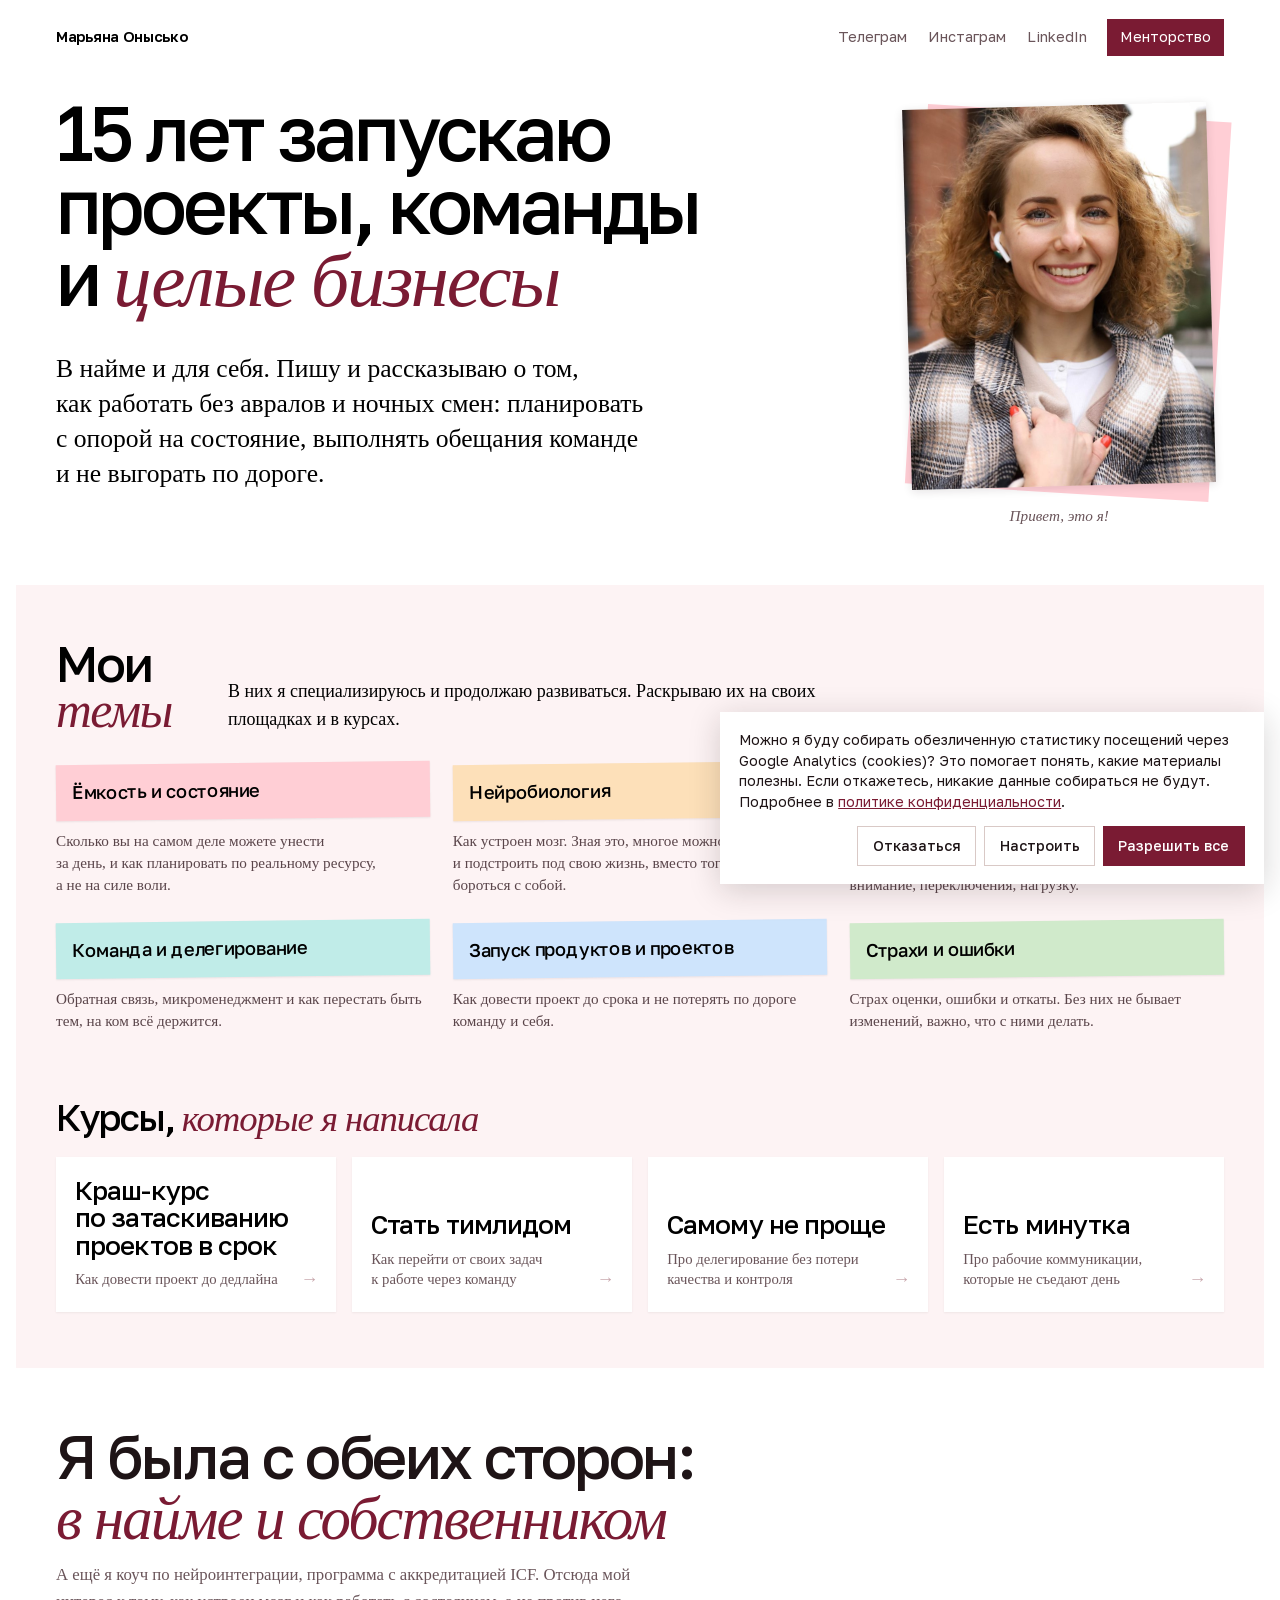
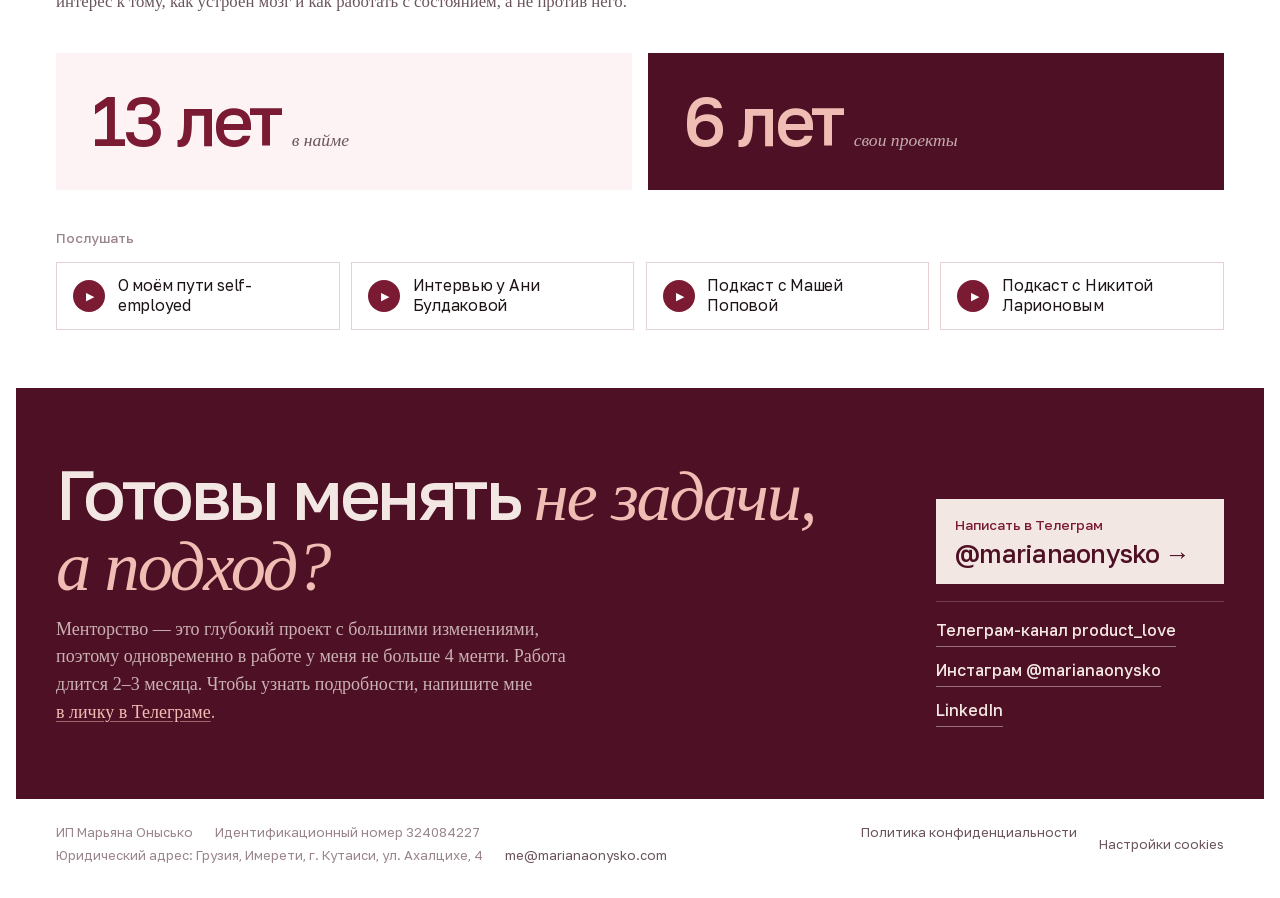
<file: index.html>
<!doctype html>
<html lang="ru">
<head>
<meta charset="utf-8">
<meta name="viewport" content="width=device-width, initial-scale=1, viewport-fit=cover">
<title>Марьяна Онысько</title>
<meta name="description" content="15 лет запускаю проекты, команды и целые бизнесы. Пишу о том, как работать без авралов: планировать с опорой на состояние, выполнять обещания команде и не выгорать. Менторство для руководителей.">
<link rel="canonical" href="https://marianaonysko.com/">
<meta property="og:type" content="website">
<meta property="og:url" content="https://marianaonysko.com/">
<meta property="og:title" content="Марьяна Онысько">
<meta property="og:description" content="15 лет запускаю проекты, команды и целые бизнесы. Менторство для руководителей: работать без авралов и не выгорать.">
<meta property="og:image" content="https://marianaonysko.com/assets/mariana.jpg">
<meta property="og:locale" content="ru_RU">
<meta name="theme-color" content="#7A1B33">
<link rel="icon" href="/favicon.svg" type="image/svg+xml">
<link rel="preload" href="/assets/golos-cyr.woff2" as="font" type="font/woff2" crossorigin>
<link rel="stylesheet" href="/assets/fonts.css">

<!-- Google tag (gtag.js) — Consent Mode v2: тег загружается только после согласия на cookies -->
<script>
  window.dataLayer = window.dataLayer || [];
  function gtag(){dataLayer.push(arguments);}
  gtag('consent', 'default', {
    analytics_storage: 'denied',
    ad_storage: 'denied',
    ad_user_data: 'denied',
    ad_personalization: 'denied'
  });
  window.GA_ID = 'G-H4E71EWDPE';
  window.loadAnalytics = function () {
    window['ga-disable-' + GA_ID] = false;
    gtag('consent', 'update', { analytics_storage: 'granted' });
    if (window.__analyticsLoaded) return;
    window.__analyticsLoaded = true;
    var s = document.createElement('script');
    s.async = true;
    s.src = 'https://www.googletagmanager.com/gtag/js?id=' + GA_ID;
    document.head.appendChild(s);
    gtag('js', new Date());
    gtag('config', GA_ID);
  };
  try { if (localStorage.getItem('cookie-consent') === 'all') window.loadAnalytics(); } catch (e) {}
</script>

<style>
  html { background: #fff; }
  body { margin: 0; font: 14px -apple-system, BlinkMacSystemFont, sans-serif; }
  img { max-width: 100%; height: auto; }
  [hidden] { display: none !important; }
</style>
<style>
  /* Layout: same system as the case page "Case-A-dense v3" — wide editorial column, white ground, wine accent, numbered sections */
  :root {
    --ink: #1E1416;
    --black: #000000;
    --wine: #7A1B33;
    --wine-deep: #4E1024;
    --amber: #B0703A;
    --soft: #6A555A;
    --mute: #9A868A;
    --rule: #D9C9C6;
    --rule-soft: #EFE4E1;
    --blush: #FDF3F4;
    --bg: #FFFFFF;
    --display: 'Golos Text', 'Helvetica Neue', Arial, sans-serif;
    --serif: Georgia, 'Iowan Old Style', 'Times New Roman', serif;
    --gut: clamp(1.15rem, 4vw, 2.5rem);
    --sec: clamp(2.25rem, 4.5vw, 3.75rem);
    color-scheme: light;
  }
  *, *::before, *::after { box-sizing: border-box; margin: 0; padding: 0; }
  body { background: var(--bg); color: var(--ink); -webkit-font-smoothing: antialiased; }
  a { color: var(--wine); }
  a:hover { color: var(--black); }
  a:focus-visible { outline: 2px solid var(--wine); outline-offset: 3px; }
  ::selection { background: #F3DCE0; }
  p { text-wrap: pretty; }

  .page {
    max-width: 78rem; margin: 0 auto;
    padding-inline: var(--gut); padding-block: 0;
    font-family: var(--serif); font-size: 18px; line-height: 1.55; color: var(--ink);
    display: flex; flex-direction: column; gap: var(--sec);
    overflow-x: clip;
  }
  .em { font-family: var(--serif); font-style: italic; font-weight: 400; letter-spacing: -.03em; color: var(--wine); }

  /* top bar */
  .topbar { display: flex; flex-wrap: wrap; justify-content: space-between; align-items: center; gap: .6rem 1.5rem; padding-top: 1.2rem; margin-bottom: calc(-1 * var(--sec) + 1rem); font-family: var(--display); font-size: .92rem; }
  .topbar__name { color: var(--black); text-decoration: none; font-weight: 600; letter-spacing: -.02em; }
  .topbar__links { display: flex; flex-wrap: wrap; align-items: center; gap: .4rem 1.3rem; }
  .topbar__links a { color: var(--soft); text-decoration: none; }
  .topbar__links a:hover { color: var(--wine); }
  .topbar__links a.cta-mini { color: var(--bg); background: var(--wine); padding: .45rem .8rem; }
  .topbar__links a.cta-mini:hover { background: var(--wine-deep); color: var(--bg); }

  /* hero */
  .hero { display: flex; flex-direction: column; gap: clamp(1.4rem,3vw,2.4rem); padding-top: clamp(.5rem,2vw,1.5rem); color: var(--black); }
  .hero h1 { font-family: var(--display); font-size: clamp(2.6rem,6vw,5.3rem); line-height: .94; letter-spacing: -.05em; font-weight: 500; max-width: 17ch; text-wrap: balance; }
  .hero__row { display: flex; flex-wrap: wrap; gap: 2rem 3.5rem; align-items: flex-end; }
  .hero__lead { flex: none; min-width: 0; max-width: 40rem; font-size: clamp(1.2rem,2.4vw,1.6rem); line-height: 1.36; }
  .hero__acts { flex: 0 1 17rem; display: flex; flex-direction: column; gap: .8rem; font-family: var(--display); }
  .btn { font-size: 1.05rem; font-weight: 500; letter-spacing: -.02em; color: var(--bg); background: var(--wine); text-decoration: none; padding: .95rem 1.1rem; text-align: center; transition: background .15s; }
  .btn:hover { background: var(--wine-deep); color: var(--bg); }
  .link-u { font-size: 1rem; font-weight: 500; color: var(--ink); text-decoration: none; border-bottom: 1px solid var(--rule); padding-bottom: 3px; align-self: flex-start; }
  .link-u:hover { color: var(--wine); border-bottom-color: var(--wine); }

  .nums { display: grid; grid-template-columns: repeat(auto-fit, minmax(12rem, 1fr)); gap: 1.2rem 2.5rem; border-top: 1px solid var(--ink); padding-top: 1.1rem; font-family: var(--display); }
  .num { display: flex; flex-direction: column; gap: .3rem; }
  .num b { font-weight: 500; font-size: clamp(2.2rem,4.5vw,3.2rem); letter-spacing: -.05em; line-height: .95; font-variant-numeric: tabular-nums; }
  .num span { font-size: .9rem; line-height: 1.4; color: var(--soft); }

  /* statement */
  .statement { font-family: var(--display); font-size: clamp(2.1rem,6.2vw,4.5rem); line-height: 1.02; letter-spacing: -.045em; font-weight: 500; max-width: 26ch; }
  .statement .em { letter-spacing: -.045em; }
  .kicker { font-family: var(--display); font-size: .7rem; font-weight: 600; letter-spacing: .14em; color: var(--mute); }
  .bigq { display: flex; flex-direction: column; gap: 1.1rem; padding-block: clamp(.5rem,2vw,1.5rem); }

  /* board */
  .board { color: var(--black); background: var(--blush); margin-inline: calc(-1 * var(--gut)); padding: clamp(2rem,5vw,3.5rem) var(--gut); display: flex; flex-direction: column; gap: 1.8rem; }
  .board__head { display: flex; flex-wrap: wrap; gap: 1rem 3.5rem; align-items: flex-end; }
  .h-board { font-family: var(--display); font-size: clamp(2rem,5vw,3.1rem); line-height: .92; letter-spacing: -.04em; font-weight: 500; max-width: 14ch; }
  .board__head p { flex: 1 1 24rem; min-width: 0; max-width: 38rem; }
  .clusters { display: grid; grid-template-columns: repeat(auto-fit, minmax(11rem, 1fr)); gap: 1.6rem 1.2rem; align-items: start; }
  .cluster { display: flex; flex-direction: column; gap: .55rem; min-width: 0; }
  .cluster__name { font-family: var(--display); font-size: .66rem; font-weight: 600; letter-spacing: .12em; color: var(--wine); border-bottom: 1px solid #F2DDE0; padding-bottom: .5rem; }
  .st { background: var(--c); color: var(--black); padding: .85rem .9rem; font-family: var(--display); font-size: .86rem; line-height: 1.34; box-shadow: 0 1px 2px rgba(30,20,22,.07); transform: rotate(-.7deg); }
  .st:nth-of-type(even) { transform: rotate(.6deg); }
  .c-pink { --c: oklch(90% 0.06 10); } .c-amber { --c: oklch(92% 0.06 75); } .c-blue { --c: oklch(91% 0.04 250); }
  .c-teal { --c: oklch(91% 0.045 190); } .c-green { --c: oklch(91% 0.05 140); }
  .board__foot { border-top: 1px solid #F2DDE0; padding-top: 1.2rem; font-family: var(--serif); font-style: italic; font-size: clamp(1.1rem,1.8vw,1.4rem); line-height: 1.3; color: #5A454A; max-width: 44rem; }

  /* numbered sections */
  .sec { display: flex; flex-wrap: wrap; gap: 1.2rem 3.5rem; border-top: 1px solid var(--rule); padding-top: 1.1rem; scroll-margin-top: 1.5rem; }
  .sec__side { flex: 0 0 7.5rem; position: sticky; top: 1.5rem; align-self: flex-start; display: flex; flex-direction: column; gap: .2rem; font-family: var(--display); }
  .sec__num { font-variant-numeric: tabular-nums; font-size: 2rem; letter-spacing: -.05em; line-height: .9; color: #D6C0BC; }
  .sec__lab { font-size: .68rem; font-weight: 600; letter-spacing: .14em; color: var(--mute); line-height: 1.4; }
  .sec__body { flex: 1 1 26rem; min-width: 0; display: flex; flex-direction: column; gap: 1.2rem; }
  .h2 { font-family: var(--display); font-size: clamp(2rem,5vw,3.1rem); line-height: .98; letter-spacing: -.04em; font-weight: 500; text-wrap: balance; }
  .h3 { font-family: var(--display); font-size: 1.35rem; line-height: 1.1; font-weight: 500; letter-spacing: -.035em; }
  .soft { max-width: 36rem; color: var(--soft); }
  .lab { font-family: var(--display); font-size: .66rem; font-weight: 600; letter-spacing: .14em; color: var(--mute); }
  .lab.wine { color: var(--wine); }
  @media (max-width: 40rem) { .sec__side { position: static; flex-direction: row; align-items: baseline; gap: .7rem; } }

  /* experience */
  .exp { display: grid; grid-template-columns: repeat(auto-fit, minmax(17rem, 1fr)); gap: 2rem 3rem; margin-top: .4rem; }
  .exp__col { display: flex; flex-direction: column; border-top: 1px solid var(--rule); padding-top: .9rem; min-width: 0; }
  .exp__item { display: flex; flex-direction: column; gap: .3rem; padding: 1rem 0; border-bottom: 1px solid var(--rule-soft); }
  .exp__item h3 a { color: inherit; text-decoration: none; border-bottom: 1px solid var(--rule); }
  .exp__item h3 a:hover { color: var(--wine); border-bottom-color: var(--wine); }
  .exp__item p { font-size: 1rem; line-height: 1.5; color: var(--soft); }

  /* how */
  .how { display: flex; flex-direction: column; border-top: 1px solid var(--rule); }
  .how div { display: flex; flex-wrap: wrap; gap: .4rem 1.4rem; padding: 1.1rem 0; border-bottom: 1px solid var(--rule-soft); }
  .how span { flex: 0 0 4.5rem; font-family: var(--display); font-variant-numeric: tabular-nums; font-size: 2.6rem; letter-spacing: -.06em; line-height: .85; color: #D6C0BC; }
  .how p { flex: 1 1 20rem; min-width: 0; max-width: 36rem; }
  .how strong { font-weight: 400; font-family: var(--display); font-size: 1.08rem; letter-spacing: -.02em; }
  .price { display: flex; flex-wrap: wrap; align-items: baseline; gap: .4rem 1.4rem; font-family: var(--display); }
  .price b { font-weight: 500; font-size: clamp(2rem,4vw,2.8rem); letter-spacing: -.05em; color: var(--wine); font-variant-numeric: tabular-nums; }
  .price span { font-size: .95rem; color: var(--soft); }

  /* principles */
  .grid4 { display: grid; grid-template-columns: repeat(auto-fit, minmax(15rem, 1fr)); gap: 2rem 3rem; margin-top: .4rem; }
  .grid4 > div { display: flex; flex-direction: column; gap: .6rem; border-top: 1px solid var(--rule); padding-top: .9rem; }
  .grid4 p { font-size: 1.02rem; line-height: 1.5; color: var(--soft); }

  /* case card */
  .case { display: flex; flex-wrap: wrap; gap: 1.6rem 3rem; align-items: flex-end; text-decoration: none; color: inherit; border: 1px solid #E6D2D4; padding: clamp(1.3rem,3.5vw,2.2rem); transition: border-color .15s; }
  .case:hover { border-color: var(--wine); color: inherit; }
  .case__text { flex: 1 1 22rem; min-width: 0; display: flex; flex-direction: column; gap: .8rem; }
  .case__title { font-family: var(--display); font-size: clamp(1.8rem,4vw,2.8rem); line-height: .95; letter-spacing: -.045em; font-weight: 500; }
  .case__title .em { text-decoration: line-through; }
  .case__text p { color: var(--soft); max-width: 34rem; }
  .case__more { font-family: var(--display); font-size: 1rem; font-weight: 500; color: var(--wine); }
  .case__nums { flex: 0 1 17rem; display: flex; flex-direction: column; font-family: var(--display); }
  .case__nums div { display: flex; justify-content: space-between; align-items: baseline; gap: 1rem; padding: .6rem 0; border-bottom: 1px solid var(--rule-soft); }
  .case__nums div:first-child { border-top: 1px solid var(--rule); }
  .case__nums span { font-size: .72rem; font-weight: 600; letter-spacing: .1em; color: var(--mute); }
  .case__nums b { font-weight: 500; font-size: 1.15rem; font-variant-numeric: tabular-nums; white-space: nowrap; }
  .case__nums i { font-style: normal; color: var(--mute); font-weight: 400; }

  /* read & watch */
  .reads { display: grid; grid-template-columns: repeat(auto-fit, minmax(16rem, 1fr)); gap: 1.6rem 3rem; margin-top: .4rem; }
  .reads__col { display: flex; flex-direction: column; border-top: 1px solid var(--rule); padding-top: .8rem; min-width: 0; }
  .reads__col .lab { margin-bottom: .4rem; }
  .reads__col a { font-family: var(--display); font-size: 1.05rem; letter-spacing: -.02em; line-height: 1.3; color: var(--ink); text-decoration: none; padding: .6rem 1.4rem .6rem 0; border-bottom: 1px solid var(--rule-soft); position: relative; }
  .reads__col a::after { content: "→"; position: absolute; right: 0; color: #C9A9AE; transition: color .15s, transform .15s; }
  .reads__col a:hover { color: var(--wine); }
  .reads__col a:hover::after { color: var(--wine); transform: translateX(2px); }

  /* cta */
  .cta { background: var(--wine-deep); color: #F3E7E4; margin-inline: calc(-1 * var(--gut)); padding: clamp(2.5rem,6vw,4.5rem) var(--gut); display: flex; flex-wrap: wrap; gap: 2rem 4rem; align-items: flex-end; scroll-margin-top: 0; }
  .cta__text { flex: 1 1 24rem; min-width: 0; display: flex; flex-direction: column; gap: 1rem; }
  .cta h2 { font-family: var(--display); font-size: clamp(2.2rem,6.5vw,4.4rem); line-height: .95; letter-spacing: -.05em; font-weight: 500; max-width: 20ch; }
  .cta h2 .em { color: #F0BDB4; }
  .cta p { max-width: 32rem; color: rgba(243,231,228,.75); }
  .cta p.small { font-family: var(--display); font-size: .85rem; color: rgba(243,231,228,.55); }
  .cta__acts { flex: 0 1 18rem; display: flex; flex-direction: column; gap: 1.1rem; font-family: var(--display); }
  .cta__btn { font-size: 1.05rem; font-weight: 500; letter-spacing: -.02em; color: var(--wine-deep); background: #F3E7E4; text-decoration: none; padding: .95rem 1.1rem; text-align: center; transition: background .15s; }
  .cta__btn:hover { background: #F0BDB4; color: var(--wine-deep); }
  .cta__handle { font-size: .85rem; color: rgba(243,231,228,.6); user-select: all; margin-top: -.5rem; }
  .cta__follow { display: flex; flex-direction: column; gap: .7rem; border-top: 1px solid rgba(243,231,228,.2); padding-top: 1rem; }
  .cta__follow > span { font-size: .72rem; font-weight: 600; letter-spacing: .12em; color: rgba(243,231,228,.55); }
  .cta__link { font-size: 1rem; font-weight: 500; color: #F3E7E4; text-decoration: none; border-bottom: 1px solid rgba(243,231,228,.45); padding-bottom: 3px; align-self: flex-start; }
  .cta__link:hover { color: #F0BDB4; border-bottom-color: #F0BDB4; }
  .cta a:focus-visible { outline-color: #F3E7E4; }

  @media (prefers-reduced-motion: reduce) { * { transition: none !important; } }
</style>

<style>
  .topics { display: grid; grid-template-columns: repeat(3, minmax(0, 1fr)); gap: 1.6rem 1.4rem; align-items: start; }
  .topic { display: flex; flex-direction: column; gap: .7rem; min-width: 0; }
  .topic .st { font-size: 1.15rem; font-weight: 500; letter-spacing: -.02em; line-height: 1.2; padding: 1rem 1rem 1.1rem; }
  .topic p { font-size: .95rem; line-height: 1.45; color: #5A454A; }
  .topic a { font-family: var(--display); font-size: .88rem; line-height: 1.35; text-decoration: none; border-bottom: 1px solid #E8C9CF; align-self: flex-start; }
  .topic a:hover { border-bottom-color: var(--wine); }
  .about { display: flex; flex-wrap: wrap; gap: 1.6rem 3.5rem; }
  .about__text { flex: 1 1 24rem; min-width: 0; display: flex; flex-direction: column; gap: 1rem; }
  .about__side { flex: 0 1 17rem; display: flex; flex-direction: column; gap: .2rem; font-family: var(--display); }
  .about__side .lab { margin-bottom: .3rem; }
  .about__side a { font-size: .98rem; letter-spacing: -.015em; color: var(--ink); text-decoration: none; padding: .5rem 1.3rem .5rem 0; border-bottom: 1px solid var(--rule-soft); position: relative; }
  .about__side a::after { content: "→"; position: absolute; right: 0; color: #C9A9AE; }
  .about__side a:hover { color: var(--wine); }
  .c-lav { --c: oklch(91% 0.045 300); }
  .topic .st small { display: block; margin-top: .35rem; font-size: .66rem; font-weight: 600; letter-spacing: .12em; color: var(--wine); }
  .courses { display: flex; flex-direction: column; gap: 1.2rem; border-top: 1px solid #F2DDE0; padding-top: 1.8rem; margin-top: .6rem; }
  .courses__title { font-family: var(--display); font-size: clamp(1.6rem,3.6vw,2.3rem); line-height: 1; letter-spacing: -.04em; font-weight: 500; color: var(--black); }
  .courses__list { display: grid; grid-template-columns: repeat(auto-fit, minmax(13rem, 1fr)); gap: 1rem; }
  .courses__list a {
    position: relative; min-width: 0; min-height: 8.5rem;
    display: flex; flex-direction: column; gap: .6rem;
    background: var(--bg); color: var(--black); text-decoration: none;
    padding: 1.2rem 1.2rem 1.4rem;
    box-shadow: 0 1px 2px rgba(30,20,22,.06);
    transition: background .2s ease, color .2s ease, transform .2s ease;
  }
  .courses__n { font-family: var(--serif); font-style: italic; font-size: 1rem; color: var(--wine); }
  .courses__list b { margin-top: auto; font-family: var(--display); font-weight: 500; font-size: clamp(1.35rem,2.2vw,1.65rem); letter-spacing: -.035em; line-height: 1.05; text-wrap: balance; }
  .courses__d { font-family: var(--serif); font-size: .92rem; line-height: 1.4; color: var(--soft); padding-right: 1.6rem; }
  .courses__list i { position: absolute; right: 1.1rem; bottom: 1.2rem; font-style: normal; font-family: var(--display); color: #C9A9AE; transition: transform .2s ease, color .2s ease; }
  .courses__list a:hover { background: var(--wine); color: #F3E7E4; transform: translateY(-3px); }
  .courses__list a:hover .courses__n { color: #F0BDB4; }
  .courses__list a:hover .courses__d { color: rgba(243,231,228,.75); }
  .courses__list a:hover i { color: #F3E7E4; transform: translateX(3px); }

  .kicker, .lab, .cluster__name, .sec__lab, .cta__follow > span, .topic .st small { letter-spacing: 0; font-size: .85rem; font-weight: 500; }
  .about2__sub { max-width: 36rem; color: var(--soft); font-size: 1.05rem; }
  .cta__tg { display: flex; flex-direction: column; gap: .2rem; background: #F3E7E4; color: var(--wine-deep); text-decoration: none; padding: 1rem 1.2rem; transition: background .15s, transform .15s; }
  .cta__tg:hover { background: #F0BDB4; color: var(--wine-deep); transform: translateY(-2px); }
  .cta__tg-label { font-size: .85rem; font-weight: 500; color: var(--wine); }
  .cta__tg-handle { font-size: clamp(1.3rem,2.4vw,1.6rem); font-weight: 500; letter-spacing: -.03em; line-height: 1.1; }
  .cta a.cta__inline { color: #F0BDB4; text-decoration-color: rgba(240,189,180,.5); text-underline-offset: 3px; }
  .cta a.cta__inline:hover { color: #F3E7E4; }
  .hero { display: grid; grid-template-columns: minmax(0,1fr) auto; align-items: start; gap: 2.5rem clamp(2.5rem,5vw,4.5rem); }
  .hero__text { min-width: 0; display: flex; flex-direction: column; gap: clamp(1.4rem,3vw,2.2rem); }
  .hero__photo { width: clamp(14rem, 24vw, 19rem); margin: .6rem .8rem 0 0; display: flex; flex-direction: column; gap: 1.1rem; align-items: center; }
  .hero__frame { position: relative; width: 100%; aspect-ratio: 4 / 5; }
  .hero__frame::before { content: ""; position: absolute; inset: 0; background: oklch(90% 0.06 10); transform: rotate(3.5deg) translate(.6rem, .4rem); }
  .hero__frame img { position: relative; width: 100%; height: 100%; object-fit: cover; object-position: 50% 0; display: block; transform: rotate(-1.5deg); box-shadow: 0 2px 10px rgba(30,20,22,.12); }
  .hero__photo figcaption { font-family: var(--serif); font-style: italic; font-size: .95rem; color: var(--soft); }
  @media (max-width: 48rem) { .hero { grid-template-columns: 1fr; } .hero__photo { width: 13rem; margin: 0 auto; grid-row: 1; } }
  @media (max-width: 30rem) {
    .topbar { font-size: .82rem; }
    .topbar__links { gap: .4rem .9rem; flex-wrap: nowrap; }
    .topbar__links a.cta-mini { padding: .35rem .6rem; }
  }
  @media (max-width: 52rem) { .topics { grid-template-columns: repeat(2, minmax(0,1fr)); } }
  @media (max-width: 30rem) { .topics { grid-template-columns: 1fr; } }
  .footer { display: flex; flex-wrap: wrap; justify-content: space-between; gap: 1rem 2rem; padding-block: 0 2rem; margin-top: calc(-1 * var(--sec) + 1.5rem); font-family: var(--display); font-size: .82rem; line-height: 1.5; color: var(--mute); }
  .footer__req { display: flex; flex-wrap: wrap; gap: .2rem 1.4rem; max-width: 46rem; }
  .footer__links { display: flex; flex-wrap: wrap; gap: .3rem 1.4rem; }
  .footer__req a, .footer__links a, .footer__cookies { color: var(--soft); text-decoration: none; font: inherit; background: none; border: 0; padding: 0; cursor: pointer; }
  .footer__req a:hover, .footer__links a:hover, .footer__cookies:hover { color: var(--wine); }
  .ph { background: #FFF1C9; color: var(--ink); padding: 0 .2em; }
  .cookie { position: fixed; left: 1rem; right: 1rem; bottom: calc(1rem + env(safe-area-inset-bottom, 0px)); z-index: 50; max-width: 34rem; margin-left: auto; background: var(--bg); color: var(--ink); box-shadow: 0 6px 30px rgba(30,20,22,.18); padding: 1.1rem 1.2rem; display: flex; flex-direction: column; gap: .8rem; font-family: var(--display); font-size: .9rem; line-height: 1.45; }
  .cookie p { margin: 0; }
  .cookie__acts { display: flex; flex-wrap: wrap; gap: .5rem; justify-content: flex-end; }
  .cookie button { font: inherit; font-weight: 500; padding: .55rem .9rem; border: 1px solid var(--rule); background: var(--bg); color: var(--ink); cursor: pointer; }
  .cookie button.cookie__yes { background: var(--wine); border-color: var(--wine); color: var(--bg); }
  .cookie { max-height: calc(100vh - 2rem); overflow-y: auto; }
  .cookie__prefs { display: flex; flex-direction: column; gap: .7rem; }
  .cookie__cat { border-top: 1px solid var(--rule-soft); padding-top: .7rem; display: flex; flex-direction: column; gap: .3rem; }
  .cookie__cat p, .cookie__cat ul { font-size: .82rem; color: var(--soft); }
  .cookie__cat ul { margin: 0; padding-left: 1.1rem; }
  .cookie__cat code { font-size: .95em; color: var(--ink); }
  .cookie__row { display: flex; justify-content: space-between; align-items: center; gap: 1rem; cursor: pointer; }
  .cookie__row b { font-weight: 500; }
  .cookie__always { font-size: .8rem; color: var(--mute); }
  .cookie__row input { width: 1.15rem; height: 1.15rem; accent-color: var(--wine); cursor: pointer; flex: none; }
  .cookie button:focus-visible, .footer__cookies:focus-visible { outline: 2px solid var(--wine); outline-offset: 2px; }
  /* about v2 */
  .about2 { display: flex; flex-direction: column; gap: clamp(1.6rem,3vw,2.4rem); scroll-margin-top: 1.5rem; }
  .about2__head { display: flex; flex-direction: column; gap: .9rem; max-width: 58rem; }
  .about2__head .h2 { font-size: clamp(2.2rem,5.5vw,3.8rem); }
  .about2__panels { display: grid; grid-template-columns: repeat(auto-fit, minmax(18rem, 1fr)); gap: 1rem; }
  .panel { background: var(--blush); padding: clamp(1.4rem,3vw,2.2rem); display: flex; flex-direction: column; gap: .9rem; min-width: 0; }
  .panel__top { display: flex; align-items: baseline; gap: .8rem; font-family: var(--display); }
  .panel__top b { font-weight: 500; font-size: clamp(2.8rem,6vw,4.4rem); letter-spacing: -.055em; line-height: .9; color: var(--wine); }
  .panel__top span { font-family: var(--serif); font-style: italic; font-size: 1.1rem; color: var(--soft); }
  .panel__names { font-family: var(--display); font-size: clamp(1.25rem,2.2vw,1.6rem); font-weight: 500; letter-spacing: -.03em; line-height: 1.2; color: var(--black); }
  .panel__names a { color: inherit; text-decoration: none; border-bottom: 1px solid rgba(122,27,51,.3); }
  .panel__names a:hover { border-bottom-color: currentColor; }
  .panel__text { font-size: 1rem; line-height: 1.5; color: var(--soft); max-width: 30rem; }
  .panel--wine { background: var(--wine-deep); }
  .panel--wine .panel__top b { color: #F0BDB4; }
  .panel--wine .panel__top span, .panel--wine .panel__text { color: rgba(243,231,228,.72); }
  .panel--wine .panel__names { color: #F3E7E4; }
  .panel--wine .panel__names a { border-bottom-color: rgba(243,231,228,.35); }
  .panel--wine .panel__names a:hover { color: #F0BDB4; }
  .panel--wine a:focus-visible { outline-color: #F3E7E4; }
  .listen { display: flex; flex-direction: column; gap: .8rem; }
  .listen__row { display: grid; grid-template-columns: repeat(auto-fit, minmax(13rem, 1fr)); gap: .7rem; }
  .listen__row a { display: flex; align-items: center; gap: .8rem; padding: .85rem 1rem; border: 1px solid #E6D2D4; text-decoration: none; color: var(--ink); font-family: var(--display); font-size: .98rem; letter-spacing: -.015em; line-height: 1.25; transition: border-color .15s, background .15s; min-width: 0; }
  .listen__row i { flex: 0 0 2rem; height: 2rem; display: grid; place-items: center; border-radius: 50%; background: var(--wine); color: var(--bg); font-style: normal; font-size: .7rem; padding-left: 2px; }
  .listen__row a:hover { border-color: var(--wine); background: var(--blush); color: var(--ink); }
  .courses { border-top: 0 !important; }
</style>
</head>
<body>
<div class="page">

  <header class="topbar">
    <span class="topbar__name">Марьяна Онысько</span>
    <nav class="topbar__links">
      <a href="https://t.me/product_love">Телеграм</a>
      <a href="https://www.instagram.com/marianaonysko">Инстаграм</a>
      <a href="https://www.linkedin.com/in/mariana-onysko-a256662b/">LinkedIn</a>
      <a class="cta-mini" href="#apply">Менторство</a>
    </nav>
  </header>

  <section class="hero">
    <div class="hero__text">
    <h1>15 лет запускаю проекты, команды и <em class="em">целые бизнесы</em></h1>
      <p class="hero__lead">В найме и для себя. Пишу и рассказываю о том, как работать без авралов и ночных смен: планировать с опорой на состояние, выполнять обещания команде и не выгорать по дороге.</p>
    </div>
    <figure class="hero__photo">
      <div class="hero__frame"><img src="/assets/mariana.jpg" width="720" height="900" alt="Марьяна Онысько"></div>
      <figcaption>Привет, это я!</figcaption>
    </figure>
  </section>

  <section class="board" id="topics">
    <div class="board__head">
      <h2 class="h-board">Мои<br><em class="em">темы</em></h2>
      <p>В них я специализируюсь и продолжаю развиваться. Раскрываю их на своих площадках и в курсах.</p>
    </div>
    <div class="topics">
      <div class="topic">
        <span class="st c-pink">Ёмкость и состояние</span>
        <p>Сколько вы на самом деле можете унести за день, и как планировать по реальному ресурсу, а не на силе воли.</p>
      </div>
      <div class="topic">
        <span class="st c-amber">Нейробиология</span>
        <p>Как устроен мозг. Зная это, многое можно поменять и подстроить под свою жизнь, вместо того чтобы бороться с собой.</p>
      </div>
      <div class="topic">
        <span class="st c-lav">Когнитивная эргономика <small>копаю сейчас</small></span>
        <p>Как устроить работу и среду под возможности мозга: внимание, переключения, нагрузку.</p>
      </div>
      <div class="topic">
        <span class="st c-teal">Команда и делегирование</span>
        <p>Обратная связь, микроменеджмент и как перестать быть тем, на ком всё держится.</p>
      </div>
      <div class="topic">
        <span class="st c-blue">Запуск продуктов и проектов</span>
        <p>Как довести проект до срока и не потерять по дороге команду и себя.</p>
      </div>
      <div class="topic">
        <span class="st c-green">Страхи и ошибки</span>
        <p>Страх оценки, ошибки и откаты. Без них не бывает изменений, важно, что с ними делать.</p>
      </div>
    </div>
    <div class="courses">
      <h3 class="courses__title">Курсы, <em class="em">которые я написала</em></h3>
      <div class="courses__list">
        <a href="https://changerschool.ru/crash/"><b>Краш-курс по затаскиванию проектов в срок</b><span class="courses__d">Как довести проект до дедлайна</span><i aria-hidden="true">→</i></a>
        <a href="https://tough-dev.school/teamlead"><b>Стать тимлидом</b><span class="courses__d">Как перейти от своих задач к работе через команду</span><i aria-hidden="true">→</i></a>
        <a href="https://tough-dev.school/delegate"><b>Самому не проще</b><span class="courses__d">Про делегирование без потери качества и контроля</span><i aria-hidden="true">→</i></a>
        <a href="https://tough-dev.school/communications"><b>Есть минутка</b><span class="courses__d">Про рабочие коммуникации, которые не съедают день</span><i aria-hidden="true">→</i></a>
      </div>
    </div>
  </section>

  <section class="about2" id="about">
    <div class="about2__head">
      <h2 class="h2">Я была с обеих сторон:<br><em class="em">в найме и собственником</em></h2>
      <p class="about2__sub">А ещё я коуч по нейроинтеграции, программа с аккредитацией ICF. Отсюда мой интерес к тому, как устроен мозг и как работать с состоянием, а не против него.</p>
    </div>
    <div class="about2__panels">
      <div class="panel">
        <div class="panel__top"><b>13 лет</b><span>в найме</span></div>
      </div>
      <div class="panel panel--wine">
        <div class="panel__top"><b>6 лет</b><span>свои проекты</span></div>
      </div>
    </div>
    <div class="listen">
      <span class="kicker">Послушать</span>
      <div class="listen__row">
        <a href="https://www.youtube.com/watch?v=_rZM4N3wirU"><i aria-hidden="true">▶</i><span>О моём пути self-employed</span></a>
        <a href="https://www.youtube.com/watch?v=j-9wCXqKWpQ"><i aria-hidden="true">▶</i><span>Интервью у Ани Булдаковой</span></a>
        <a href="https://www.youtube.com/watch?v=AgIuUxgREGo"><i aria-hidden="true">▶</i><span>Подкаст с Машей Поповой</span></a>
        <a href="https://www.youtube.com/watch?v=ZxxgY7twcEM"><i aria-hidden="true">▶</i><span>Подкаст с Никитой Ларионовым</span></a>
      </div>
    </div>
  </section>

  <section class="cta" id="apply">
    <div class="cta__text">
      <h2>Готовы менять <em class="em">не задачи, а подход?</em></h2>
      <p>Менторство — это глубокий проект с большими изменениями, поэтому одновременно в работе у меня не больше 4 менти. Работа длится 2–3 месяца. Чтобы узнать подробности, напишите мне <a class="cta__inline" href="https://t.me/marianaonysko">в личку в Телеграме</a>.</p>
    </div>
    <div class="cta__acts">
      <a class="cta__tg" href="https://t.me/marianaonysko"><span class="cta__tg-label">Написать в Телеграм</span><span class="cta__tg-handle">@marianaonysko →</span></a>
      <div class="cta__follow">
        <a class="cta__link" href="https://t.me/product_love">Телеграм-канал product_love</a>
        <a class="cta__link" href="https://www.instagram.com/marianaonysko">Инстаграм @marianaonysko</a>
        <a class="cta__link" href="https://www.linkedin.com/in/mariana-onysko-a256662b/">LinkedIn</a>
      </div>
    </div>
  </section>

  <footer class="footer">
    <div class="footer__req">
      <span>ИП Марьяна Онысько</span>
      <span>Идентификационный номер 324084227</span>
      <span>Юридический адрес: Грузия, Имерети, г. Кутаиси, ул. Ахалцихе, 4</span>
      <span><a href="mailto:me@marianaonysko.com">me@marianaonysko.com</a></span>
    </div>
    <nav class="footer__links">
      <a href="/privacy">Политика конфиденциальности</a>
      <button type="button" class="footer__cookies" id="cookieSettings">Настройки cookies</button>
    </nav>
  </footer>

</div>

<div class="cookie" id="cookieBar" role="dialog" aria-label="Настройки cookies" hidden>
  <p>Можно я буду собирать обезличенную статистику посещений через Google Analytics (cookies)? Это помогает понять, какие материалы полезны. Если откажетесь, никакие данные собираться не будут. Подробнее в <a href="/privacy">политике конфиденциальности</a>.</p>
  <div class="cookie__prefs" id="cookiePrefs" hidden>
    <div class="cookie__cat">
      <div class="cookie__row"><b>Необходимые</b><span class="cookie__always">Всегда включены</span></div>
      <p>Без них сайт не запомнит ваш выбор. Это не cookie, а запись в памяти вашего браузера, она никуда не передаётся.</p>
      <ul><li><code>cookie-consent</code> — ваш выбор по cookies. Хранится, пока вы не очистите данные браузера.</li></ul>
    </div>
    <div class="cookie__cat">
      <label class="cookie__row" for="cookieAnalytics"><b>Аналитика — Google Analytics</b><input type="checkbox" id="cookieAnalytics"></label>
      <p>Обезличенная статистика: какие страницы смотрят и откуда приходят.</p>
      <ul>
        <li><code>_ga</code> — отличает одного посетителя от другого, 2 года.</li>
        <li><code>_ga_H4E71EWDPE</code> — хранит состояние визита, 2 года.</li>
      </ul>
    </div>
  </div>
  <div class="cookie__acts">
    <button type="button" id="cookieNo">Отказаться</button>
    <button type="button" id="cookieCustomize" aria-expanded="false" aria-controls="cookiePrefs">Настроить</button>
    <button type="button" id="cookieSave" hidden>Сохранить выбор</button>
    <button type="button" id="cookieYes" class="cookie__yes">Разрешить все</button>
  </div>
</div>

<script>
(function () {
  var KEY = 'cookie-consent';
  function get() { try { return localStorage.getItem(KEY); } catch (e) { return null; } }
  function set(v) { try { localStorage.setItem(KEY, v); } catch (e) {} }
  function deleteGaCookies() {
    var host = location.hostname;
    var domains = ['', host, '.' + host, '.' + host.replace(/^www\./, '')];
    document.cookie.split(';').forEach(function (c) {
      var name = c.split('=')[0].trim();
      if (!/^_ga/.test(name) && name !== '_gid') return;
      domains.forEach(function (d) {
        document.cookie = name + '=; expires=Thu, 01 Jan 1970 00:00:00 GMT; path=/' + (d ? '; domain=' + d : '');
      });
    });
  }
  function revokeAnalytics() {
    window['ga-disable-' + window.GA_ID] = true;
    gtag('consent', 'update', { analytics_storage: 'denied' });
    deleteGaCookies();
  }
  var bar = document.getElementById('cookieBar');
  var prefs = document.getElementById('cookiePrefs');
  var analytics = document.getElementById('cookieAnalytics');
  var customize = document.getElementById('cookieCustomize');
  var save = document.getElementById('cookieSave');
  function showPrefs(open) {
    prefs.hidden = !open;
    save.hidden = !open;
    customize.hidden = open;
    customize.setAttribute('aria-expanded', String(open));
    analytics.checked = get() === 'all';
  }
  function choose(v) {
    set(v);
    bar.hidden = true;
    showPrefs(false);
    if (v === 'all') window.loadAnalytics(); else revokeAnalytics();
  }
  document.getElementById('cookieYes').addEventListener('click', function () { choose('all'); });
  document.getElementById('cookieNo').addEventListener('click', function () { choose('necessary'); });
  customize.addEventListener('click', function () { showPrefs(true); analytics.focus(); });
  save.addEventListener('click', function () { choose(analytics.checked ? 'all' : 'necessary'); });
  document.getElementById('cookieSettings').addEventListener('click', function () {
    bar.hidden = false;
    showPrefs(true);
    analytics.focus();
  });
  if (!get()) bar.hidden = false;
})();
</script>
</body>
</html>
</file>
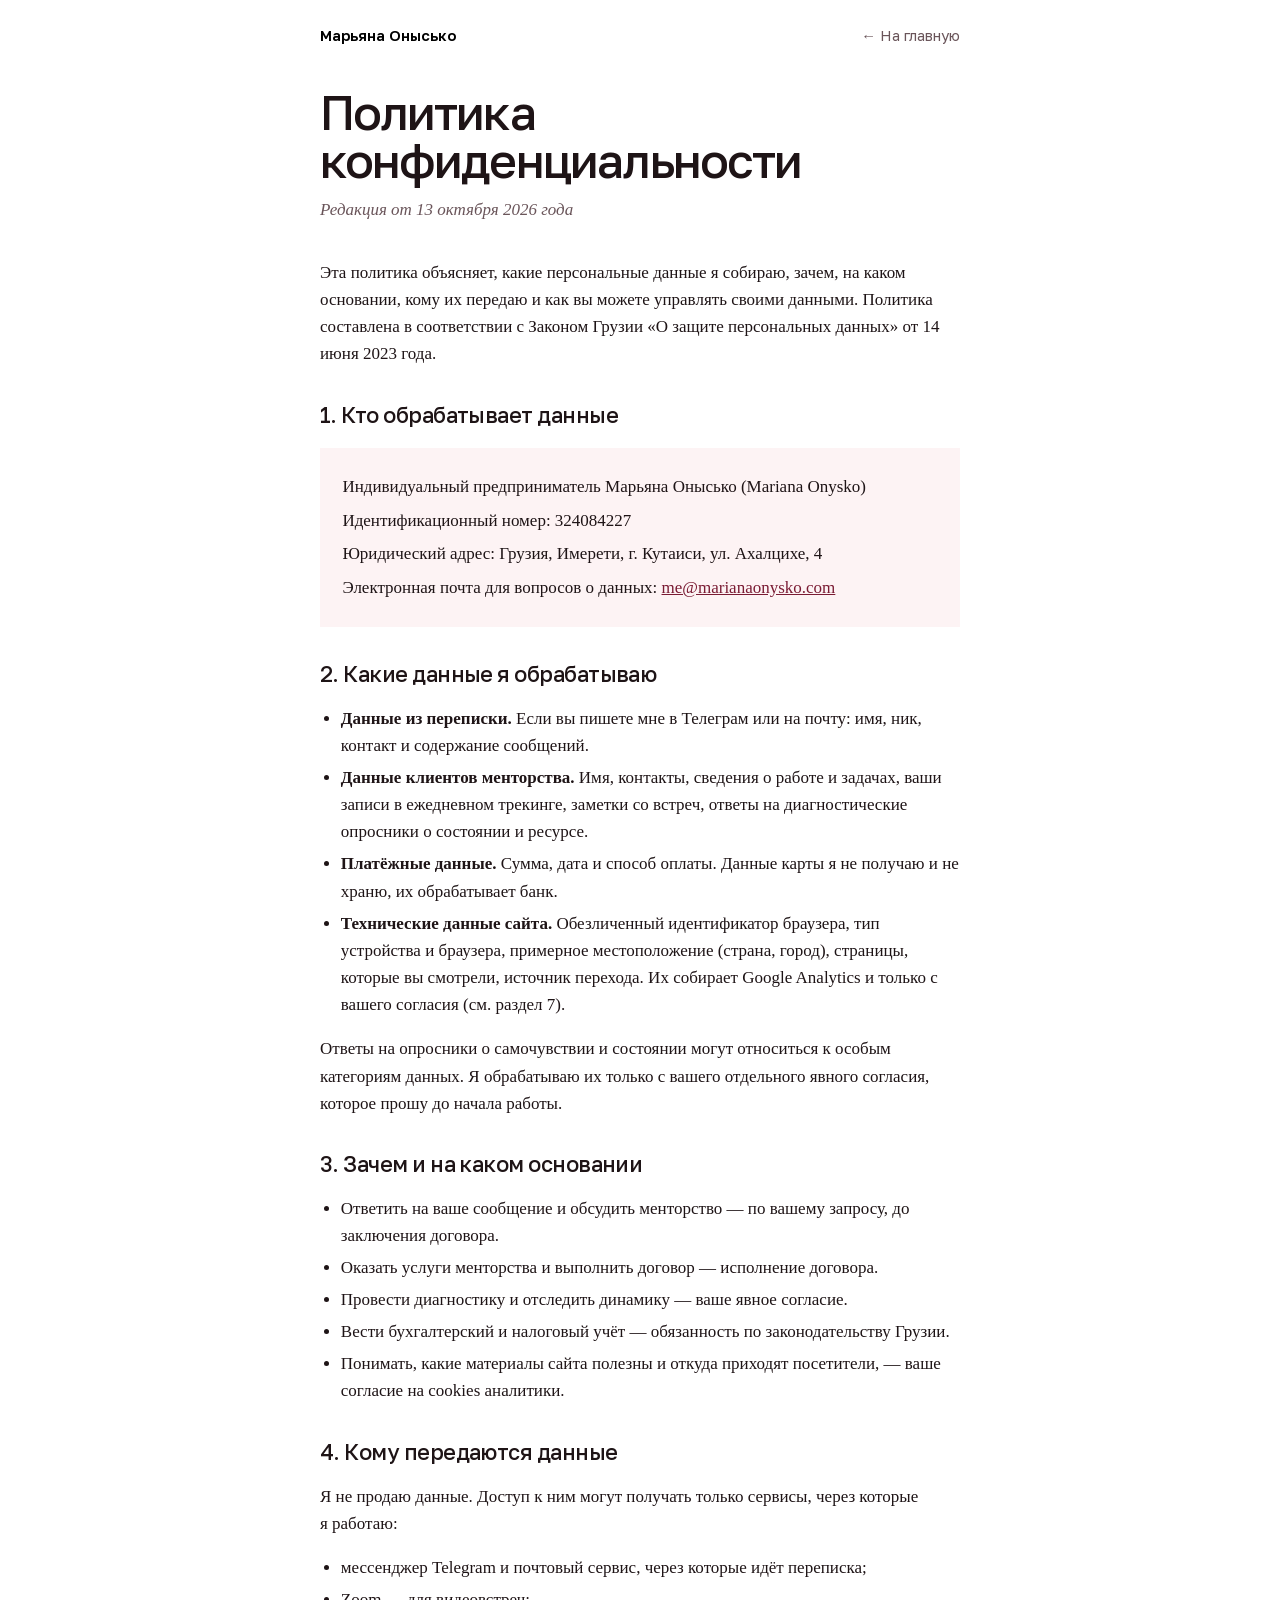
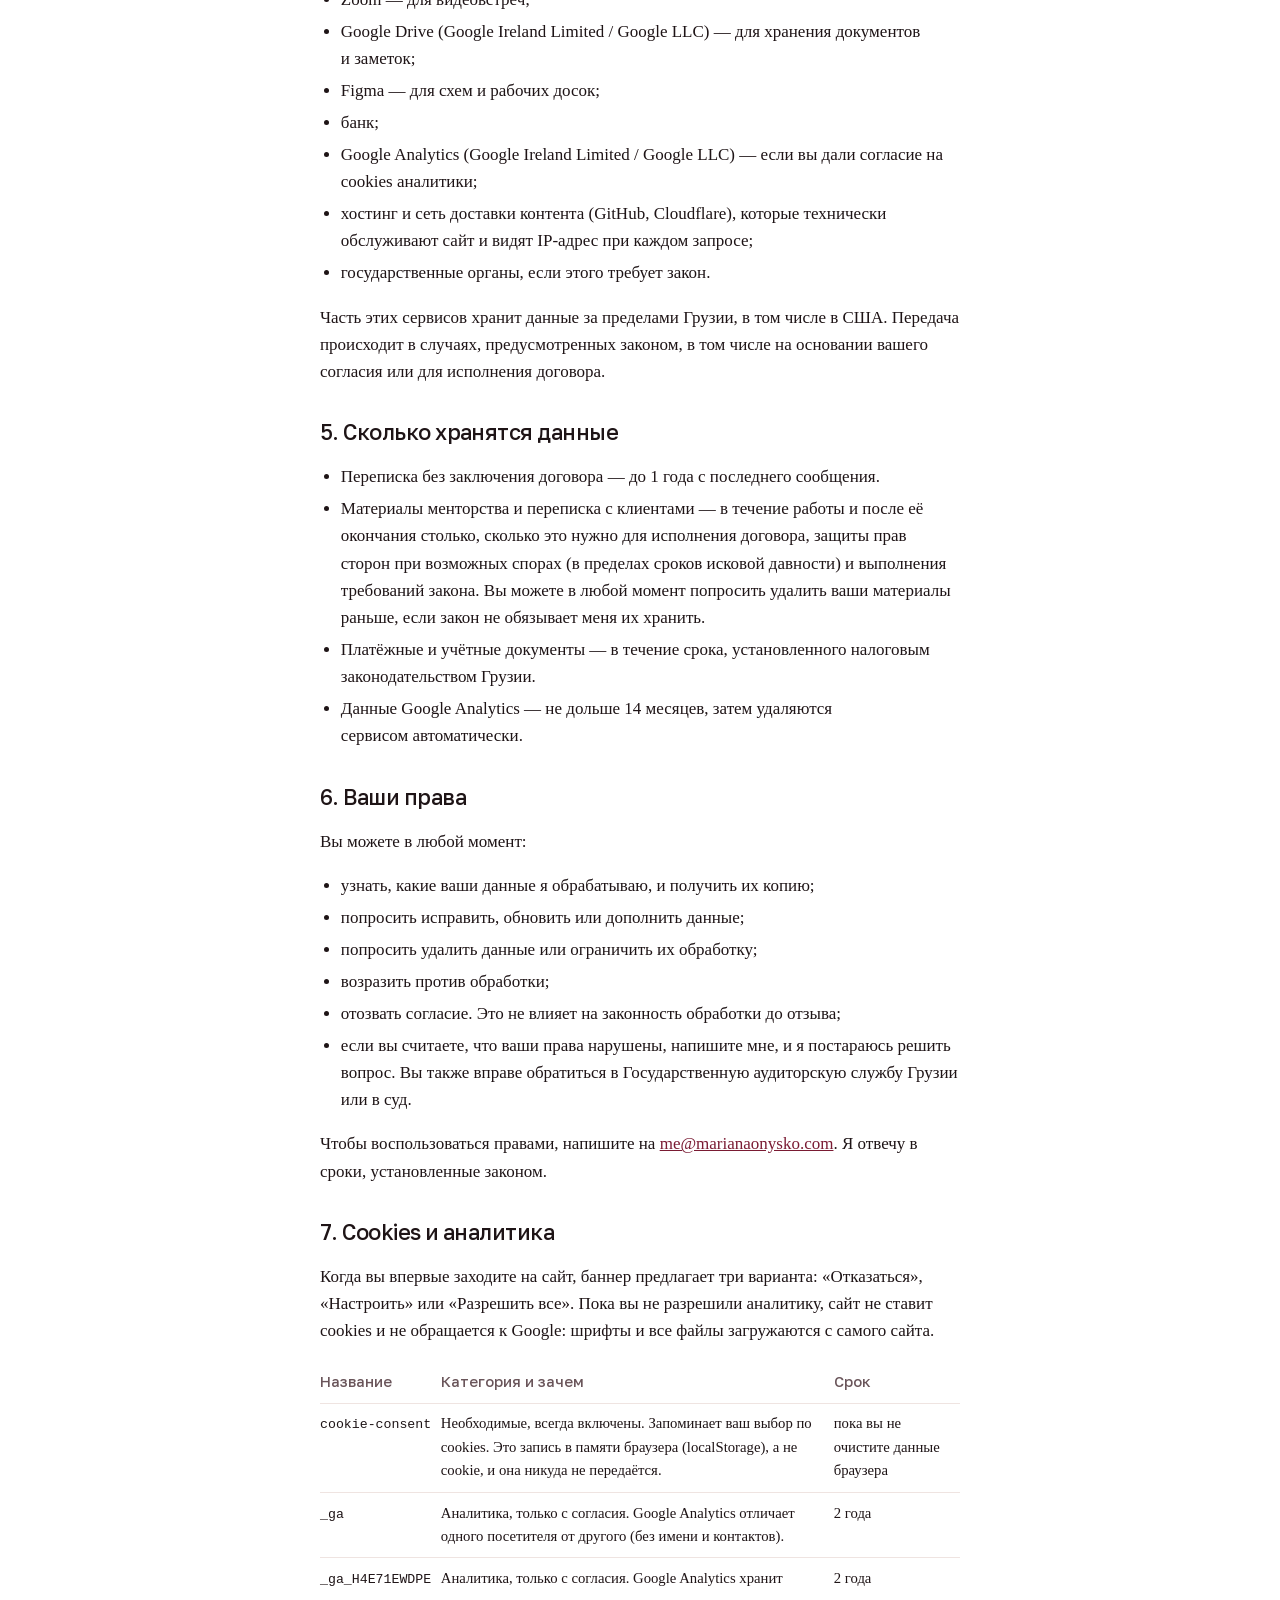
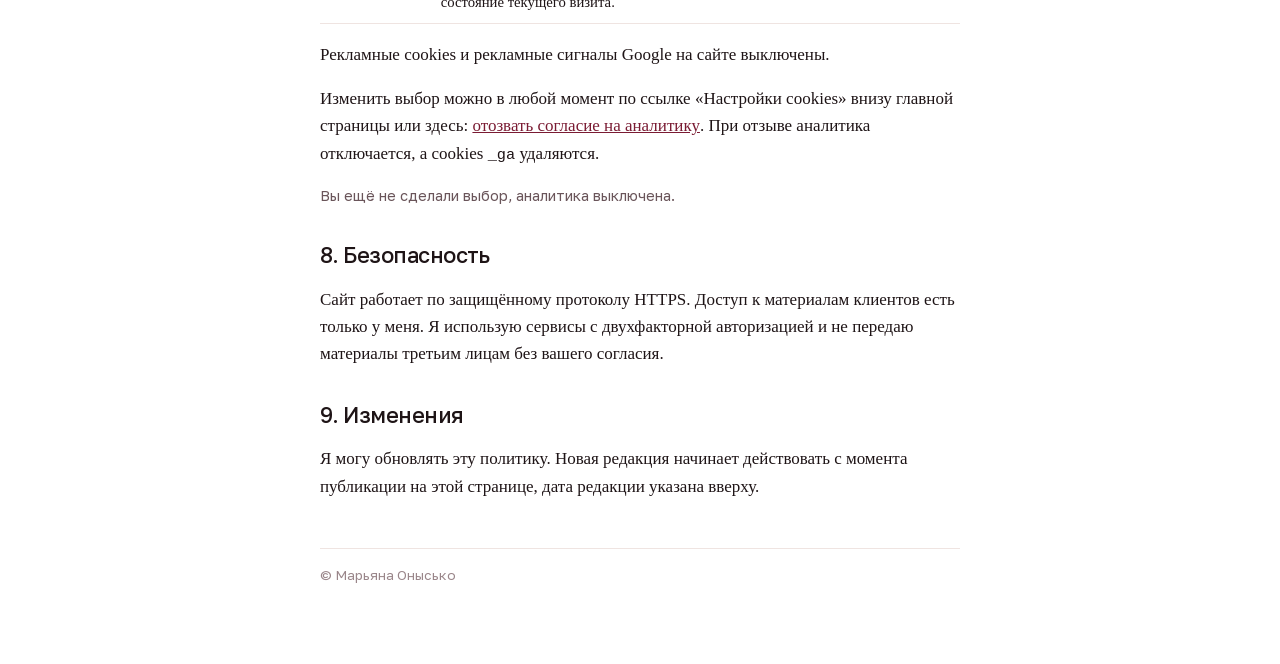
<file: privacy.html>
<!doctype html>
<html lang="ru">
<head>
<meta charset="utf-8">
<meta name="viewport" content="width=device-width, initial-scale=1">
<title>Политика конфиденциальности — Марьяна Онысько</title>
<meta name="description" content="Какие персональные данные обрабатывает ИП Марьяна Онысько, зачем, кому передаёт и как управлять своими данными и cookies.">
<link rel="canonical" href="https://marianaonysko.com/privacy">
<link rel="icon" href="/favicon.svg" type="image/svg+xml">
<link rel="stylesheet" href="/assets/fonts.css">
<link rel="stylesheet" href="/assets/legal.css">
<style>
  table { width: 100%; border-collapse: collapse; font-size: .92rem; margin: 1rem 0; }
  th, td { text-align: left; vertical-align: top; padding: .55rem .6rem .55rem 0; border-bottom: 1px solid var(--rule-soft); }
  th { font-family: var(--display); font-weight: 500; color: var(--soft); }
  code { font-size: .9em; }
  .btn-link { font: inherit; color: var(--wine); background: none; border: 0; padding: 0; text-decoration: underline; cursor: pointer; }
  .status { font-family: var(--display); font-size: .92rem; color: var(--soft); }
</style>
</head>
<body>
<main class="doc">
  <div class="doc__top"><b>Марьяна Онысько</b><a href="/">← На главную</a></div>

  <h1>Политика конфиденциальности</h1>
  <p class="doc__date">Редакция от 13 октября 2026 года</p>

  <p>Эта политика объясняет, какие персональные данные я собираю, зачем, на каком основании, кому их передаю и как вы можете управлять своими данными. Политика составлена в соответствии с Законом Грузии «О защите персональных данных» от 14 июня 2023 года.</p>

  <h2>1. Кто обрабатывает данные</h2>
  <div class="box">
    <p>Индивидуальный предприниматель Марьяна Онысько (Mariana Onysko)</p>
    <p>Идентификационный номер: 324084227</p>
    <p>Юридический адрес: Грузия, Имерети, г. Кутаиси, ул. Ахалцихе, 4</p>
    <p>Электронная почта для вопросов о данных: <a href="mailto:me@marianaonysko.com">me@marianaonysko.com</a></p>
  </div>

  <h2>2. Какие данные я обрабатываю</h2>
  <ul>
    <li><b>Данные из переписки.</b> Если вы пишете мне в Телеграм или на почту: имя, ник, контакт и содержание сообщений.</li>
    <li><b>Данные клиентов менторства.</b> Имя, контакты, сведения о работе и задачах, ваши записи в ежедневном трекинге, заметки со встреч, ответы на диагностические опросники о состоянии и ресурсе.</li>
    <li><b>Платёжные данные.</b> Сумма, дата и способ оплаты. Данные карты я не получаю и не храню, их обрабатывает банк.</li>
    <li><b>Технические данные сайта.</b> Обезличенный идентификатор браузера, тип устройства и браузера, примерное местоположение (страна, город), страницы, которые вы смотрели, источник перехода. Их собирает Google Analytics и только с вашего согласия (см. раздел 7).</li>
  </ul>
  <p>Ответы на опросники о самочувствии и состоянии могут относиться к особым категориям данных. Я обрабатываю их только с вашего отдельного явного согласия, которое прошу до начала работы.</p>

  <h2>3. Зачем и на каком основании</h2>
  <ul>
    <li>Ответить на ваше сообщение и обсудить менторство — по вашему запросу, до заключения договора.</li>
    <li>Оказать услуги менторства и выполнить договор — исполнение договора.</li>
    <li>Провести диагностику и отследить динамику — ваше явное согласие.</li>
    <li>Вести бухгалтерский и налоговый учёт — обязанность по законодательству Грузии.</li>
    <li>Понимать, какие материалы сайта полезны и откуда приходят посетители, — ваше согласие на cookies аналитики.</li>
  </ul>

  <h2>4. Кому передаются данные</h2>
  <p>Я не продаю данные. Доступ к ним могут получать только сервисы, через которые я работаю:</p>
  <ul>
    <li>мессенджер Telegram и почтовый сервис, через которые идёт переписка;</li>
    <li>Zoom — для видеовстреч;</li>
    <li>Google Drive (Google Ireland Limited / Google LLC) — для хранения документов и заметок;</li>
    <li>Figma — для схем и рабочих досок;</li>
    <li>банк;</li>
    <li>Google Analytics (Google Ireland Limited / Google LLC) — если вы дали согласие на cookies аналитики;</li>
    <li>хостинг и сеть доставки контента (GitHub, Cloudflare), которые технически обслуживают сайт и видят IP-адрес при каждом запросе;</li>
    <li>государственные органы, если этого требует закон.</li>
  </ul>
  <p>Часть этих сервисов хранит данные за пределами Грузии, в том числе в США. Передача происходит в случаях, предусмотренных законом, в том числе на основании вашего согласия или для исполнения договора.</p>

  <h2>5. Сколько хранятся данные</h2>
  <ul>
    <li>Переписка без заключения договора — до 1 года с последнего сообщения.</li>
    <li>Материалы менторства и переписка с клиентами — в течение работы и после её окончания столько, сколько это нужно для исполнения договора, защиты прав сторон при возможных спорах (в пределах сроков исковой давности) и выполнения требований закона. Вы можете в любой момент попросить удалить ваши материалы раньше, если закон не обязывает меня их хранить.</li>
    <li>Платёжные и учётные документы — в течение срока, установленного налоговым законодательством Грузии.</li>
    <li>Данные Google Analytics — не дольше 14 месяцев, затем удаляются сервисом автоматически.</li>
  </ul>

  <h2>6. Ваши права</h2>
  <p>Вы можете в любой момент:</p>
  <ul>
    <li>узнать, какие ваши данные я обрабатываю, и получить их копию;</li>
    <li>попросить исправить, обновить или дополнить данные;</li>
    <li>попросить удалить данные или ограничить их обработку;</li>
    <li>возразить против обработки;</li>
    <li>отозвать согласие. Это не влияет на законность обработки до отзыва;</li>
    <li>если вы считаете, что ваши права нарушены, напишите мне, и я постараюсь решить вопрос. Вы также вправе обратиться в Государственную аудиторскую службу Грузии или в суд.</li>
  </ul>
  <p>Чтобы воспользоваться правами, напишите на <a href="mailto:me@marianaonysko.com">me@marianaonysko.com</a>. Я отвечу в сроки, установленные законом.</p>

  <h2>7. Cookies и аналитика</h2>
  <p>Когда вы впервые заходите на сайт, баннер предлагает три варианта: «Отказаться», «Настроить» или «Разрешить все». Пока вы не разрешили аналитику, сайт не ставит cookies и не обращается к Google: шрифты и все файлы загружаются с самого сайта.</p>
  <table>
    <tr><th>Название</th><th>Категория и зачем</th><th>Срок</th></tr>
    <tr><td><code>cookie-consent</code></td><td>Необходимые, всегда включены. Запоминает ваш выбор по cookies. Это запись в памяти браузера (localStorage), а не cookie, и она никуда не передаётся.</td><td>пока вы не очистите данные браузера</td></tr>
    <tr><td><code>_ga</code></td><td>Аналитика, только с согласия. Google Analytics отличает одного посетителя от другого (без имени и контактов).</td><td>2 года</td></tr>
    <tr><td><code>_ga_H4E71EWDPE</code></td><td>Аналитика, только с согласия. Google Analytics хранит состояние текущего визита.</td><td>2 года</td></tr>
  </table>
  <p>Рекламные cookies и рекламные сигналы Google на сайте выключены.</p>
  <p>Изменить выбор можно в любой момент по ссылке «Настройки cookies» внизу главной страницы или здесь: <button type="button" class="btn-link" id="revoke">отозвать согласие на аналитику</button>. При отзыве аналитика отключается, а cookies <code>_ga</code> удаляются.</p>
  <p class="status" id="consentStatus" aria-live="polite"></p>

  <h2>8. Безопасность</h2>
  <p>Сайт работает по защищённому протоколу HTTPS. Доступ к материалам клиентов есть только у меня. Я использую сервисы с двухфакторной авторизацией и не передаю материалы третьим лицам без вашего согласия.</p>

  <h2>9. Изменения</h2>
  <p>Я могу обновлять эту политику. Новая редакция начинает действовать с момента публикации на этой странице, дата редакции указана вверху.</p>

  <p class="doc__foot">© Марьяна Онысько</p>
</main>
<script>
(function () {
  var KEY = 'cookie-consent';
  var status = document.getElementById('consentStatus');
  function get() { try { return localStorage.getItem(KEY); } catch (e) { return null; } }
  function render() {
    var v = get();
    status.textContent = v === 'all' ? 'Сейчас: аналитика разрешена.'
      : v === 'necessary' ? 'Сейчас: вы отказались, аналитика выключена.'
      : 'Вы ещё не сделали выбор, аналитика выключена.';
  }
  document.getElementById('revoke').addEventListener('click', function () {
    try { localStorage.setItem(KEY, 'necessary'); } catch (e) {}
    var host = location.hostname;
    var domains = ['', host, '.' + host, '.' + host.replace(/^www\./, '')];
    document.cookie.split(';').forEach(function (c) {
      var name = c.split('=')[0].trim();
      if (!/^_ga/.test(name) && name !== '_gid') return;
      domains.forEach(function (d) {
        document.cookie = name + '=; expires=Thu, 01 Jan 1970 00:00:00 GMT; path=/' + (d ? '; domain=' + d : '');
      });
    });
    render();
  });
  render();
})();
</script>
</body>
</html>
</file>
<file: assets/fonts.css>
/* Golos Text (SIL Open Font License), self-hosted: no requests to Google before cookie consent */
@font-face {
  font-family: 'Golos Text';
  font-style: normal;
  font-weight: 400 600;
  font-display: swap;
  src: url(/assets/golos-cyr.woff2) format('woff2');
  unicode-range: U+0301, U+0400-045F, U+0490-0491, U+04B0-04B1, U+2116;
}
@font-face {
  font-family: 'Golos Text';
  font-style: normal;
  font-weight: 400 600;
  font-display: swap;
  src: url(/assets/golos-latin.woff2) format('woff2');
  unicode-range: U+0000-00FF, U+0131, U+0152-0153, U+02BB-02BC, U+02C6, U+02DA, U+02DC, U+0304, U+0308, U+0329, U+2000-206F, U+20AC, U+2122, U+2191, U+2193, U+2212, U+2215, U+FEFF, U+FFFD;
}
</file>
<file: assets/legal.css>
:root {
  --ink: #1E1416; --black: #000; --wine: #7A1B33; --soft: #6A555A; --mute: #9A868A;
  --rule: #D9C9C6; --rule-soft: #EFE4E1; --blush: #FDF3F4; --bg: #FFFFFF;
  --display: 'Golos Text', 'Helvetica Neue', Arial, sans-serif;
  --serif: Georgia, 'Iowan Old Style', 'Times New Roman', serif;
  color-scheme: light;
}
*, *::before, *::after { box-sizing: border-box; }
body { margin: 0; background: var(--bg); color: var(--ink); font-family: var(--serif); font-size: 17px; line-height: 1.6; -webkit-font-smoothing: antialiased; }
.doc { max-width: 44rem; margin: 0 auto; padding-inline: clamp(1rem, 4vw, 2rem); padding-block: 1.5rem 4rem; }
.doc__top { display: flex; justify-content: space-between; align-items: center; gap: 1rem; font-family: var(--display); font-size: .92rem; margin-bottom: 2.5rem; }
.doc__top a { color: var(--soft); text-decoration: none; }
.doc__top a:hover { color: var(--wine); }
.doc__top b { font-weight: 600; color: var(--black); }
h1 { font-family: var(--display); font-weight: 500; font-size: clamp(2rem, 6vw, 3rem); line-height: 1; letter-spacing: -.04em; margin: 0 0 .8rem; text-wrap: balance; }
.doc__date { font-style: italic; color: var(--soft); margin: 0 0 2.2rem; }
h2 { font-family: var(--display); font-weight: 500; font-size: 1.35rem; letter-spacing: -.025em; line-height: 1.2; margin: 2.2rem 0 .6rem; }
p, li { text-wrap: pretty; }
ul, ol { padding-left: 1.3rem; }
li { margin: .3rem 0; }
a { color: var(--wine); }
.ph { background: #FFF1C9; padding: 0 .2em; border-radius: 2px; font-family: var(--display); font-size: .92em; }
.box { background: var(--blush); padding: 1.2rem 1.4rem; margin: 1.2rem 0; }
.box p { margin: .4rem 0; }
.doc__foot { margin-top: 3rem; padding-top: 1rem; border-top: 1px solid var(--rule-soft); font-family: var(--display); font-size: .85rem; color: var(--mute); }
a:focus-visible { outline: 2px solid var(--wine); outline-offset: 3px; }
</file>
